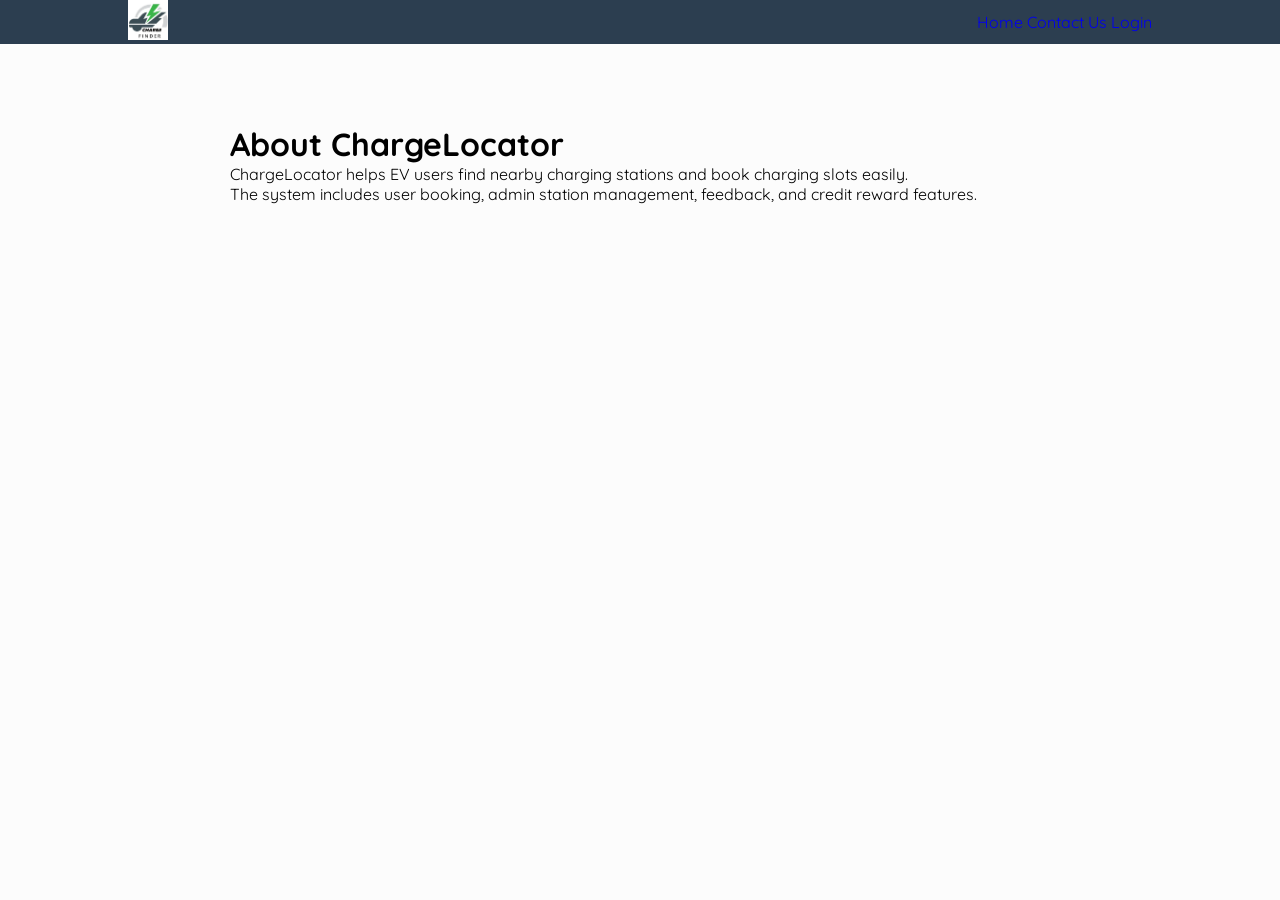
<file: templates/about.html>
<!DOCTYPE html>
<html lang="en">
<head>
    <meta charset="UTF-8">
    <meta name="viewport" content="width=device-width, initial-scale=1.0">
    <title>About - ChargeLocator</title>
    <link rel="stylesheet" href="/static/about.css">
</head>
<body>
    <header>
        <a href="/" class="logo"><img src="/static/pic/LOGO1.PNG" alt="ChargeLocator Logo"></a>
        <nav><a href="/">Home</a> <a href="/contact_us">Contact Us</a> <a href="/login">Login</a></nav>
    </header>
    <main style="padding: 40px; max-width: 900px; margin: auto;">
        <h1>About ChargeLocator</h1>
        <p>ChargeLocator helps EV users find nearby charging stations and book charging slots easily.</p>
        <p>The system includes user booking, admin station management, feedback, and credit reward features.</p>
    </main>
</body>
</html>
</file>
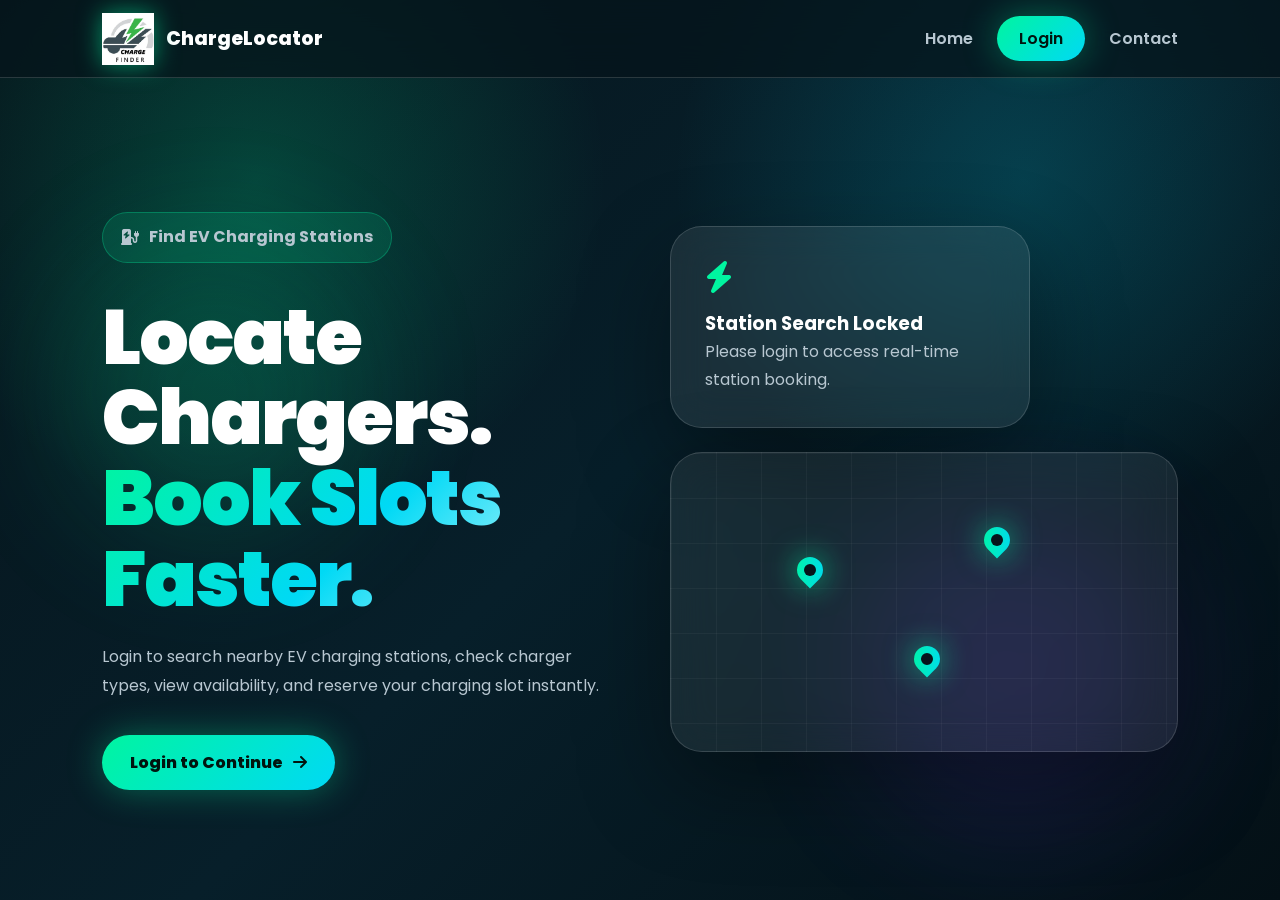
<file: templates/find_your_charger.html>
<!DOCTYPE html>
<html lang="en">
<head>
    <meta charset="UTF-8">
    <meta name="viewport" content="width=device-width, initial-scale=1.0">
    <title>ChargeLocator | Find Your Charger</title>

    <link rel="stylesheet" href="/static/find-your-charger.css">
    <link rel="stylesheet" href="https://cdnjs.cloudflare.com/ajax/libs/font-awesome/6.5.0/css/all.min.css">
</head>

<body>

<header class="navbar">
    <a href="/" class="brand">
        <img src="/static/pic/LOGO1.PNG" alt="ChargeLocator Logo">
        <span>ChargeLocator</span>
    </a>

    <nav>
        <a href="/">Home</a>
        <a href="/login" class="login-btn">Login</a>
        <a href="/contact_us">Contact</a>
    </nav>
</header>

<section class="charger-hero">
    <div class="glow glow-one"></div>
    <div class="glow glow-two"></div>

    <div class="hero-content">
        <p class="badge">
            <i class="fa-solid fa-charging-station"></i>
            Find EV Charging Stations
        </p>

        <h1>
            Locate Chargers.
            <span>Book Slots Faster.</span>
        </h1>

        <p>
            Login to search nearby EV charging stations, check charger types,
            view availability, and reserve your charging slot instantly.
        </p>

        <a href="/login" class="primary-btn">
            Login to Continue
            <i class="fa-solid fa-arrow-right"></i>
        </a>
    </div>

    <div class="charger-visual">
        <div class="station-card">
            <i class="fa-solid fa-bolt"></i>
            <h3>Station Search Locked</h3>
            <p>Please login to access real-time station booking.</p>
        </div>

        <div class="map-card">
            <div class="pin pin-one"></div>
            <div class="pin pin-two"></div>
            <div class="pin pin-three"></div>
        </div>
    </div>
</section>

</body>
</html>
</file>
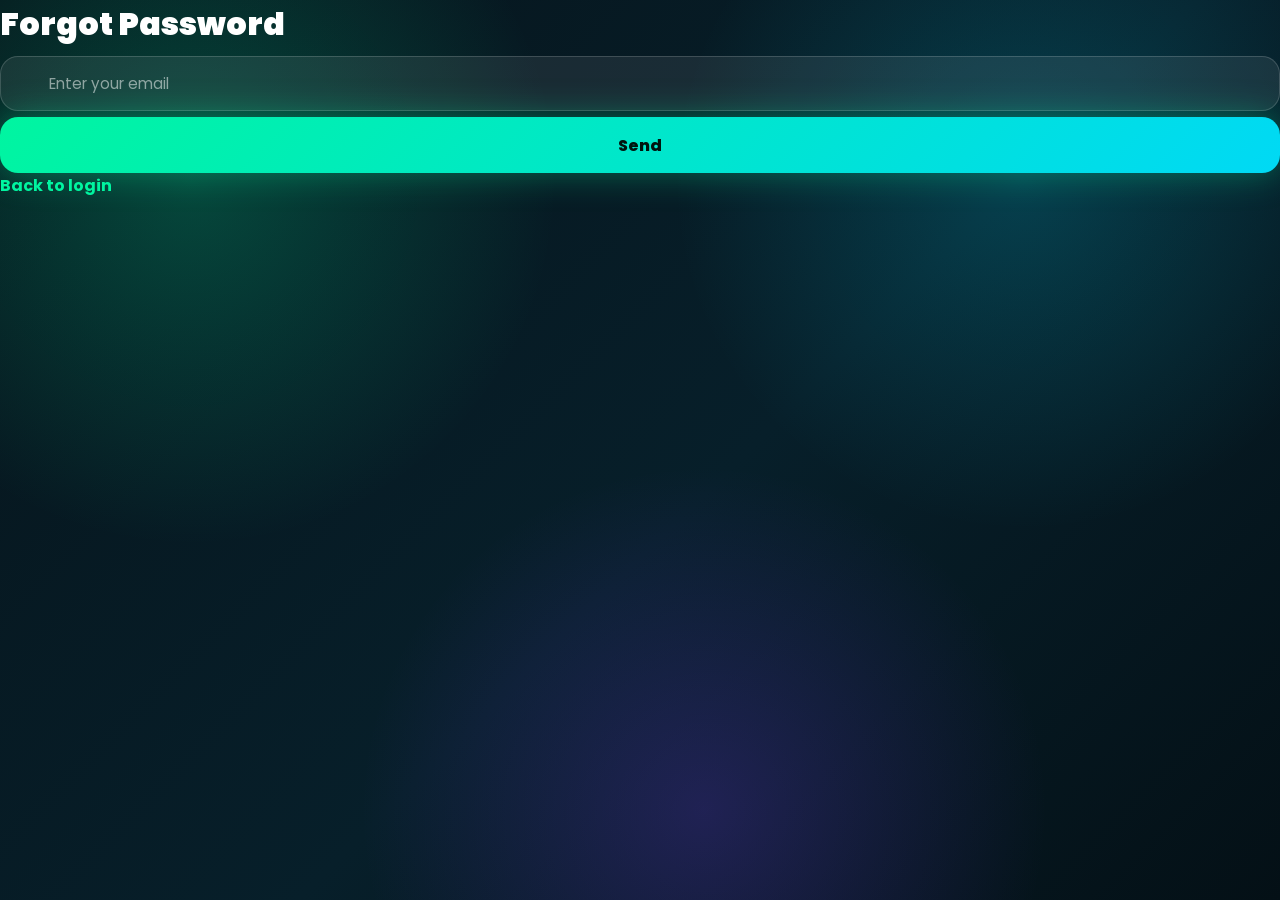
<file: templates/forgot_password.html>
<!DOCTYPE html>
<html lang="en">
<head>
    <meta charset="UTF-8">
    <meta name="viewport" content="width=device-width, initial-scale=1.0">
    <title>Forgot Password</title>
    <link rel="stylesheet" href="/static/login.css">
</head>
<body>
    <div class="container">
        <form method="post" class="form">
            <h1 class="form__title">Forgot Password</h1>
            <input type="email" name="email" class="form__input" placeholder="Enter your email" required>
            <button class="form__button" type="submit">Send</button>
            <p><a href="/login" class="form__link">Back to login</a></p>
        </form>
    </div>
</body>
</html>
</file>
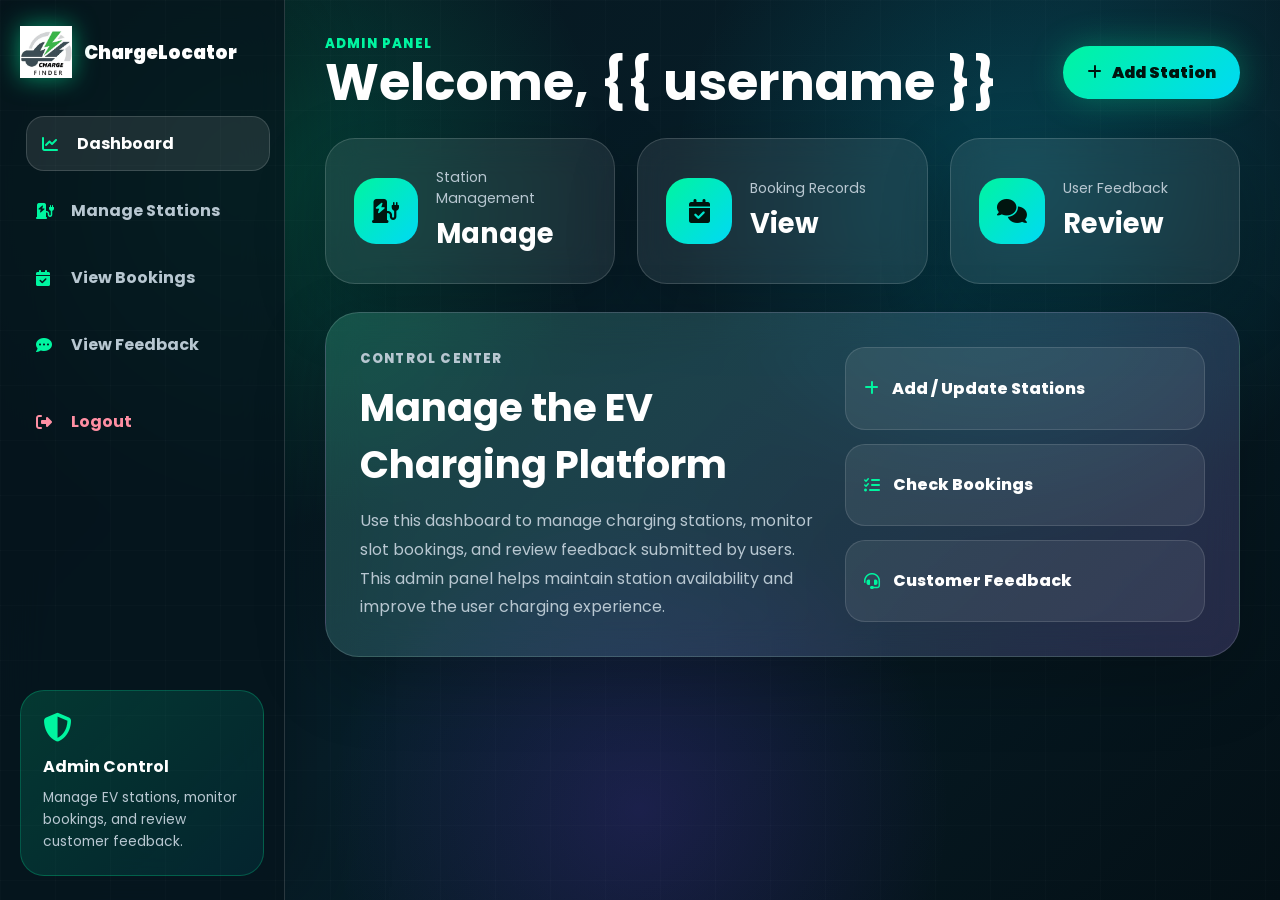
<file: templates/admin/admin-login-dashboard.html>
<!DOCTYPE html>
<html lang="en">
<head>
    <meta charset="UTF-8">
    <meta name="viewport" content="width=device-width, initial-scale=1.0">
    <title>ChargeLocator | Admin Dashboard</title>

    <link rel="stylesheet" href="/static/admin/admin-login-dashboard.css">
    <link rel="stylesheet" href="https://cdnjs.cloudflare.com/ajax/libs/font-awesome/6.5.0/css/all.min.css">
</head>

<body>

<div class="admin-dashboard">

    <aside class="sidebar">
        <a href="/admin-home" class="brand">
            <img src="/static/pic/LOGO1.PNG" alt="ChargeLocator Logo">
            <span>ChargeLocator</span>
        </a>

        <nav class="side-nav">
            <a href="/admin-home" class="active">
                <i class="fa-solid fa-chart-line"></i>
                Dashboard
            </a>

            <a href="/Manage_station">
                <i class="fa-solid fa-charging-station"></i>
                Manage Stations
            </a>

            <a href="/view_booking">
                <i class="fa-solid fa-calendar-check"></i>
                View Bookings
            </a>

            <a href="/view_feedback">
                <i class="fa-solid fa-comment-dots"></i>
                View Feedback
            </a>

            <a href="/logout" class="logout">
                <i class="fa-solid fa-right-from-bracket"></i>
                Logout
            </a>
        </nav>

        <div class="sidebar-card">
            <i class="fa-solid fa-shield-halved"></i>
            <h4>Admin Control</h4>
            <p>Manage EV stations, monitor bookings, and review customer feedback.</p>
        </div>
    </aside>

    <main class="main-content">

        <section class="topbar">
            <div>
                <p class="welcome-label">Admin Panel</p>
                <h1>Welcome, {{ username }}</h1>
            </div>

            <a href="/Manage_station" class="top-action">
                <i class="fa-solid fa-plus"></i>
                Add Station
            </a>
        </section>

        <section class="stats-grid">
            <a href="/Manage_station" class="stat-card">
                <div class="stat-icon">
                    <i class="fa-solid fa-charging-station"></i>
                </div>
                <div>
                    <p>Station Management</p>
                    <h2>Manage</h2>
                </div>
            </a>

            <a href="/view_booking" class="stat-card">
                <div class="stat-icon">
                    <i class="fa-solid fa-calendar-check"></i>
                </div>
                <div>
                    <p>Booking Records</p>
                    <h2>View</h2>
                </div>
            </a>

            <a href="/view_feedback" class="stat-card">
                <div class="stat-icon">
                    <i class="fa-solid fa-comments"></i>
                </div>
                <div>
                    <p>User Feedback</p>
                    <h2>Review</h2>
                </div>
            </a>
        </section>

        <section class="admin-panel">
            <div>
                <p class="section-label">Control Center</p>
                <h2>Manage the EV Charging Platform</h2>
                <p>
                    Use this dashboard to manage charging stations, monitor slot bookings,
                    and review feedback submitted by users. This admin panel helps maintain
                    station availability and improve the user charging experience.
                </p>
            </div>

            <div class="quick-actions">
                <a href="/Manage_station">
                    <i class="fa-solid fa-plus"></i>
                    Add / Update Stations
                </a>

                <a href="/view_booking">
                    <i class="fa-solid fa-list-check"></i>
                    Check Bookings
                </a>

                <a href="/view_feedback">
                    <i class="fa-solid fa-headset"></i>
                    Customer Feedback
                </a>
            </div>
        </section>

    </main>
</div>

</body>
</html>
</file>
<file: static/about.css>
/*header*/

@import url('https://fonts.googleapis.com/css2?family=Quicksand:wght@300;400;500;600;700&display=swap');

body{
    font-family: 'Quicksand', sans-serif;
}

a{
    text-decoration: none;
}

li{
    list-style-type: none;
}

header{
    display: flex;
    flex-direction: row;
    align-items: center;
    padding: 0px 10%;
    background-color: #2C3E50;
    justify-content: space-between;
}

.logo{
    color: #FFF;
    font-weight: 900;
}

.logo img {
    height: 40px;
  }

nav ul{
    display: flex;
    flex-direction: row;
}

nav ul li{
    margin-left: 5px;
    margin-right: 5px;
}
nav ul li a{
    color: #FFF;
    display: block;
    padding: 10px 20px;
    border-radius: 1px;
}

nav ul li a:hover{
    color: #DC7633;
}

.cta{
    background-color: #DC7633;
    color: #FFF;
}

.cta:hover{
    background-color: #D35400;
    color: #FFF;
}




/*  body   */








/*
 
.container {
    width: 300px;
    max-width: 400px;
    margin: 50px;
    padding: 2rem;
    box-shadow: 0 0 40px rgba(0, 0, 0, 0.2);
    border-radius: var(--border-radius);
    background: #ffffff;
}


.container1 {
    width: 300px;
    max-width: 400px;
    margin: 50px;
    padding: 2rem;
    box-shadow: 0 0 40px rgba(0, 0, 0, 0.2);
    border-radius: var(--border-radius);
    background: #ffffff;
}

*/


/* .float-container {
    border: 3px solid #fff;
    padding: 10px;
}

.float-child {
    width: 40%;
    float: left;
    padding: 20px;
    border: 2px solid red;
}  

.green{
    padding: 50px;
} */




/*footer*/




*{
    margin: 0;
    padding: 0;
    box-sizing: border-box;
}
body{
    background: #fcfcfc;
}
footer{
    position: fixed;
    bottom: 0;
    left: 0;
    right: 0;
    background: #415161;
    height: auto;
    width: 100%;
    font-family: "Open Sans";
    padding-top: 10px;
    color: #fff;
}
.footer-content{
    display: flex;
    align-items: center;
    justify-content: center;
    flex-direction: column;
    text-align: center;
}
.footer-content h3{
    font-size: 1.8rem;
    font-weight: 400;
    text-transform: capitalize;
    line-height: 3rem;
}
.footer-content p{
    max-width: 500px;
    margin: 10px auto;
    line-height: 28px;
    font-size: 14px;
}
.socials{
    list-style: none;
    display: flex;
    align-items: center;
    justify-content: center;
    margin: 1rem 0 3rem 0;
}
.socials li{
    margin: 0 10px;
}
.socials a{
    text-decoration: none;
    color: #fff;
}
.socials a i{
    font-size: 1.1rem;
    transition: color .4s ease;

}
.socials a:hover i{
    color: aqua;
}

.footer-bottom{
    background: #000;
    width: 100vw;
    padding: 20px 0;
    text-align: center;
}
.footer-bottom p{
    font-size: 14px;
    word-spacing: 2px;
    text-transform: capitalize;
}
.footer-bottom span{
    text-transform: uppercase;
    opacity: .4;
    font-weight: 200;
}










  main {
    max-width: 800px;
    margin: 0 auto;
    padding: 20px;
  }
  
  h1, h2 {
    margin-top: 40px;
  }
  
  ul {
    margin-top: 20px;
  }
</file>
<file: static/find-your-charger.css>
@import url('https://fonts.googleapis.com/css2?family=Poppins:wght@400;500;600;700;800;900&display=swap');

:root {
    --primary: #00f5a0;
    --secondary: #00d9f5;
    --text-main: #ffffff;
    --text-muted: #b8c7d1;
    --glass: rgba(255,255,255,0.08);
    --border: rgba(255,255,255,0.15);
}

* {
    margin: 0;
    padding: 0;
    box-sizing: border-box;
}

body {
    min-height: 100vh;
    font-family: 'Poppins', sans-serif;
    color: var(--text-main);
    background:
        radial-gradient(circle at 20% 20%, rgba(0,245,160,0.2), transparent 28%),
        radial-gradient(circle at 80% 20%, rgba(0,217,245,0.18), transparent 28%),
        linear-gradient(135deg, #06141b, #071f2a, #041016);
    overflow-x: hidden;
}

a {
    text-decoration: none;
    color: inherit;
}

.navbar {
    height: 78px;
    padding: 18px 8%;
    display: flex;
    align-items: center;
    justify-content: space-between;
    background: rgba(6,20,27,0.75);
    border-bottom: 1px solid var(--border);
    backdrop-filter: blur(18px);
}

.brand {
    display: flex;
    align-items: center;
    gap: 12px;
    font-weight: 800;
    font-size: 1.2rem;
}

.brand img {
    width: 52px;
    height: 52px;
    object-fit: contain;
    filter: drop-shadow(0 0 12px rgba(0,245,160,0.55));
}

nav {
    display: flex;
    align-items: center;
    gap: 24px;
}

nav a {
    color: var(--text-muted);
    font-weight: 600;
    transition: 0.3s;
}

nav a:hover {
    color: var(--primary);
}

.login-btn,
.primary-btn {
    color: #00150f !important;
    background: linear-gradient(135deg, var(--primary), var(--secondary));
    box-shadow: 0 0 35px rgba(0,245,160,0.35);
}

.login-btn {
    padding: 10px 22px;
    border-radius: 999px;
}

.charger-hero {
    min-height: calc(100vh - 78px);
    padding: 80px 8%;
    display: grid;
    grid-template-columns: 1fr 1fr;
    align-items: center;
    gap: 60px;
    position: relative;
}

.glow {
    position: absolute;
    border-radius: 50%;
    filter: blur(70px);
    opacity: 0.7;
    animation: floatGlow 7s ease-in-out infinite alternate;
}

.glow-one {
    width: 300px;
    height: 300px;
    background: rgba(0,245,160,0.22);
    left: 5%;
    top: 20%;
}

.glow-two {
    width: 320px;
    height: 320px;
    background: rgba(124,60,255,0.22);
    right: 8%;
    bottom: 8%;
}

@keyframes floatGlow {
    from { transform: translateY(0) scale(1); }
    to { transform: translateY(-35px) scale(1.12); }
}

.hero-content {
    position: relative;
    z-index: 2;
    animation: slideLeft 0.9s ease both;
}

.badge {
    display: inline-flex;
    gap: 10px;
    align-items: center;
    padding: 10px 18px;
    border-radius: 999px;
    color: var(--primary);
    background: rgba(0,245,160,0.12);
    border: 1px solid rgba(0,245,160,0.28);
    font-weight: 700;
    margin-bottom: 25px;
}

.hero-content h1 {
    font-size: clamp(2.8rem, 6vw, 5rem);
    line-height: 1.05;
    font-weight: 900;
    letter-spacing: -2px;
}

.hero-content h1 span {
    display: block;
    background: linear-gradient(135deg, var(--primary), var(--secondary), #fff);
    -webkit-background-clip: text;
    -webkit-text-fill-color: transparent;
}

.hero-content p {
    max-width: 620px;
    margin: 24px 0 34px;
    color: var(--text-muted);
    line-height: 1.8;
}

.primary-btn {
    display: inline-flex;
    align-items: center;
    gap: 10px;
    padding: 15px 28px;
    border-radius: 999px;
    font-weight: 800;
    transition: 0.3s;
}

.primary-btn:hover {
    transform: translateY(-5px);
}

.charger-visual {
    position: relative;
    z-index: 2;
    animation: slideRight 0.9s ease both;
}

.station-card,
.map-card {
    background: var(--glass);
    border: 1px solid var(--border);
    backdrop-filter: blur(20px);
    border-radius: 32px;
    box-shadow: 0 35px 90px rgba(0,0,0,0.35);
}

.station-card {
    padding: 34px;
    max-width: 360px;
    margin-bottom: 24px;
    animation: floatCard 3s ease-in-out infinite;
}

.station-card i {
    font-size: 2rem;
    color: var(--primary);
    margin-bottom: 16px;
}

.station-card p {
    color: var(--text-muted);
    line-height: 1.7;
}

.map-card {
    height: 300px;
    position: relative;
    overflow: hidden;
    background:
        linear-gradient(rgba(255,255,255,0.04) 1px, transparent 1px),
        linear-gradient(90deg, rgba(255,255,255,0.04) 1px, transparent 1px),
        rgba(255,255,255,0.07);
    background-size: 45px 45px;
}

.pin {
    position: absolute;
    width: 26px;
    height: 26px;
    border-radius: 50% 50% 50% 0;
    background: linear-gradient(135deg, var(--primary), var(--secondary));
    transform: rotate(-45deg);
    box-shadow: 0 0 30px rgba(0,245,160,0.7);
    animation: pulsePin 1.5s ease-in-out infinite;
}

.pin::after {
    content: "";
    position: absolute;
    inset: 7px;
    background: #06141b;
    border-radius: 50%;
}

.pin-one { left: 25%; top: 35%; }
.pin-two { left: 62%; top: 25%; animation-delay: 0.3s; }
.pin-three { left: 48%; top: 65%; animation-delay: 0.6s; }

@keyframes pulsePin {
    0%, 100% { transform: rotate(-45deg) scale(1); }
    50% { transform: rotate(-45deg) scale(1.18); }
}

@keyframes floatCard {
    0%, 100% { transform: translateY(0); }
    50% { transform: translateY(-14px); }
}

@keyframes slideLeft {
    from { opacity: 0; transform: translateX(-45px); }
    to { opacity: 1; transform: translateX(0); }
}

@keyframes slideRight {
    from { opacity: 0; transform: translateX(45px); }
    to { opacity: 1; transform: translateX(0); }
}

@media (max-width: 900px) {
    .charger-hero {
        grid-template-columns: 1fr;
    }

    nav a:not(.login-btn) {
        display: none;
    }
}
</file>
<file: static/login.css>
@import url('https://fonts.googleapis.com/css2?family=Poppins:wght@300;400;500;600;700;800;900&display=swap');

:root {
    --bg-main: #06141b;
    --primary: #00f5a0;
    --secondary: #00d9f5;
    --accent: #7c3cff;
    --text-main: #ffffff;
    --text-muted: #b8c7d1;
    --glass: rgba(255, 255, 255, 0.08);
    --glass-border: rgba(255, 255, 255, 0.16);
    --danger: #ff4d6d;
    --shadow-green: 0 0 35px rgba(0, 245, 160, 0.35);
}

* {
    margin: 0;
    padding: 0;
    box-sizing: border-box;
}

html {
    scroll-behavior: smooth;
}

body {
    min-height: 100vh;
    font-family: 'Poppins', sans-serif;
    color: var(--text-main);
    background:
        radial-gradient(circle at 15% 20%, rgba(0, 245, 160, 0.22), transparent 28%),
        radial-gradient(circle at 80% 20%, rgba(0, 217, 245, 0.18), transparent 28%),
        radial-gradient(circle at 55% 90%, rgba(124, 60, 255, 0.22), transparent 32%),
        linear-gradient(135deg, #06141b 0%, #071f2a 55%, #041016 100%);
    overflow-x: hidden;
}

a {
    text-decoration: none;
    color: inherit;
}

/* NAVBAR */

.auth-navbar {
    width: 100%;
    min-height: 78px;
    padding: 18px 8%;
    display: flex;
    justify-content: space-between;
    align-items: center;
    background: rgba(6, 20, 27, 0.72);
    backdrop-filter: blur(18px);
    border-bottom: 1px solid var(--glass-border);
    position: sticky;
    top: 0;
    z-index: 50;
}

.brand {
    display: flex;
    align-items: center;
    gap: 12px;
    font-weight: 800;
    font-size: 1.25rem;
    letter-spacing: 0.3px;
}

.brand img {
    width: 52px;
    height: 52px;
    object-fit: contain;
    filter: drop-shadow(0 0 12px rgba(0, 245, 160, 0.55));
}

.home-btn {
    padding: 11px 22px;
    border-radius: 999px;
    color: #00150f;
    font-weight: 700;
    background: linear-gradient(135deg, var(--primary), var(--secondary));
    box-shadow: var(--shadow-green);
    transition: 0.3s ease;
}

.home-btn:hover {
    transform: translateY(-4px);
    box-shadow: 0 0 48px rgba(0, 245, 160, 0.55);
}

/* MAIN AUTH PAGE */

.auth-page {
    min-height: calc(100vh - 78px);
    padding: 70px 8%;
    display: grid;
    grid-template-columns: 1.05fr 0.95fr;
    align-items: center;
    gap: 55px;
    position: relative;
    overflow: hidden;
}

.auth-page::before {
    content: "";
    position: absolute;
    inset: 0;
    background-image:
        linear-gradient(rgba(255,255,255,0.035) 1px, transparent 1px),
        linear-gradient(90deg, rgba(255,255,255,0.035) 1px, transparent 1px);
    background-size: 55px 55px;
    mask-image: linear-gradient(to bottom, transparent, black 18%, black 75%, transparent);
    animation: gridDrift 18s linear infinite;
}

@keyframes gridDrift {
    from {
        background-position: 0 0;
    }
    to {
        background-position: 120px 120px;
    }
}

.glow {
    position: absolute;
    border-radius: 50%;
    filter: blur(70px);
    opacity: 0.75;
    animation: floatGlow 8s ease-in-out infinite alternate;
}

.glow-one {
    width: 300px;
    height: 300px;
    background: rgba(0, 245, 160, 0.24);
    left: 4%;
    top: 15%;
}

.glow-two {
    width: 340px;
    height: 340px;
    background: rgba(124, 60, 255, 0.25);
    right: 8%;
    bottom: 5%;
}

@keyframes floatGlow {
    from {
        transform: translateY(0) scale(1);
    }
    to {
        transform: translateY(-35px) scale(1.12);
    }
}

/* LEFT CONTENT */

.auth-left {
    position: relative;
    z-index: 2;
    animation: slideLeft 0.9s ease both;
}

.badge {
    display: inline-flex;
    align-items: center;
    gap: 10px;
    color: var(--primary);
    background: rgba(0, 245, 160, 0.12);
    border: 1px solid rgba(0, 245, 160, 0.3);
    padding: 10px 18px;
    border-radius: 999px;
    font-weight: 700;
    margin-bottom: 25px;
}

.auth-left h1 {
    max-width: 680px;
    font-size: clamp(2.6rem, 5vw, 5rem);
    line-height: 1.04;
    font-weight: 900;
    letter-spacing: -2px;
}

.auth-left h1 span {
    display: block;
    background: linear-gradient(135deg, var(--primary), var(--secondary), #ffffff);
    -webkit-background-clip: text;
    -webkit-text-fill-color: transparent;
}

.auth-description {
    max-width: 600px;
    margin-top: 24px;
    color: var(--text-muted);
    font-size: 1.03rem;
    line-height: 1.8;
}

.mini-dashboard {
    margin-top: 36px;
    max-width: 520px;
    display: grid;
    gap: 18px;
}

.charging-status,
.battery-card {
    background: var(--glass);
    border: 1px solid var(--glass-border);
    border-radius: 26px;
    padding: 22px;
    backdrop-filter: blur(18px);
    box-shadow: 0 24px 70px rgba(0, 0, 0, 0.24);
}

.charging-status {
    display: flex;
    align-items: center;
    gap: 18px;
    animation: floatCard 3s ease-in-out infinite;
}

.status-icon {
    width: 62px;
    height: 62px;
    display: grid;
    place-items: center;
    border-radius: 20px;
    color: #00150f;
    font-size: 1.5rem;
    background: linear-gradient(135deg, var(--primary), var(--secondary));
    box-shadow: var(--shadow-green);
}

.charging-status h3 {
    font-size: 1.15rem;
    margin-bottom: 4px;
}

.charging-status p,
.battery-top span {
    color: var(--text-muted);
    font-size: 0.9rem;
}

.battery-card {
    animation: floatCard 3s ease-in-out infinite;
    animation-delay: 0.35s;
}

.battery-top {
    display: flex;
    justify-content: space-between;
    margin-bottom: 12px;
}

.battery-top strong {
    color: var(--primary);
}

.battery-bar {
    width: 100%;
    height: 15px;
    border-radius: 999px;
    border: 1px solid rgba(255,255,255,0.25);
    overflow: hidden;
}

.battery-bar div {
    height: 100%;
    background: linear-gradient(90deg, var(--primary), var(--secondary));
    animation: batteryCharge 2.4s ease-in-out infinite;
}

@keyframes batteryCharge {
    0%, 100% {
        width: 58%;
    }
    50% {
        width: 92%;
    }
}

@keyframes floatCard {
    0%, 100% {
        transform: translateY(0);
    }
    50% {
        transform: translateY(-12px);
    }
}

/* AUTH CARD */

.auth-card {
    position: relative;
    z-index: 2;
    width: min(100%, 470px);
    justify-self: end;
    padding: 36px;
    border-radius: 34px;
    background: rgba(255, 255, 255, 0.095);
    border: 1px solid var(--glass-border);
    backdrop-filter: blur(22px);
    box-shadow:
        0 35px 90px rgba(0, 0, 0, 0.36),
        inset 0 0 0 1px rgba(255,255,255,0.05);
    overflow: hidden;
    animation: slideRight 0.9s ease both;
}

.auth-card::before {
    content: "";
    position: absolute;
    inset: -2px;
    background: linear-gradient(135deg, rgba(0,245,160,0.45), transparent, rgba(0,217,245,0.35));
    z-index: -1;
    opacity: 0.55;
}

.auth-card::after {
    content: "";
    position: absolute;
    width: 160px;
    height: 160px;
    right: -50px;
    top: -50px;
    background: rgba(0, 245, 160, 0.18);
    filter: blur(30px);
    border-radius: 50%;
}

.form--hidden {
    display: none;
}

.form {
    position: relative;
    z-index: 2;
}

.form__title {
    font-size: 2rem;
    font-weight: 850;
    margin-bottom: 8px;
}

.form-subtitle {
    color: var(--text-muted);
    font-size: 0.95rem;
    margin-bottom: 26px;
    line-height: 1.6;
}

.form__message {
    margin-bottom: 15px;
    text-align: center;
    font-size: 0.9rem;
}

.form__message--error {
    color: var(--danger);
    font-weight: 600;
}

.form__input-group {
    position: relative;
    margin-bottom: 18px;
}

.form__input-group i {
    position: absolute;
    top: 50%;
    left: 17px;
    transform: translateY(-50%);
    color: var(--primary);
    z-index: 2;
}

.form__input {
    width: 100%;
    height: 55px;
    padding: 0 18px 0 48px;
    border-radius: 18px;
    border: 1px solid rgba(255,255,255,0.16);
    outline: none;
    color: var(--text-main);
    background: rgba(255,255,255,0.08);
    font-family: 'Poppins', sans-serif;
    font-size: 0.95rem;
    transition: 0.3s ease;
}

.form__input::placeholder {
    color: rgba(255,255,255,0.52);
}

.form__input:focus {
    border-color: rgba(0, 245, 160, 0.8);
    box-shadow: 0 0 0 4px rgba(0, 245, 160, 0.12);
    background: rgba(255,255,255,0.12);
}

.form__input-error-message {
    color: var(--danger);
    font-size: 0.78rem;
    margin-top: 7px;
    margin-left: 6px;
    font-weight: 600;
}

.form__button {
    width: 100%;
    height: 56px;
    border: none;
    outline: none;
    cursor: pointer;
    margin-top: 6px;
    border-radius: 18px;
    font-family: 'Poppins', sans-serif;
    font-size: 1rem;
    font-weight: 800;
    color: #00150f;
    background: linear-gradient(135deg, var(--primary), var(--secondary));
    box-shadow: var(--shadow-green);
    transition: 0.35s ease;
}

.form__button:hover {
    transform: translateY(-5px);
    box-shadow: 0 0 50px rgba(0, 245, 160, 0.55);
}

.form__button:active {
    transform: scale(0.98);
}

.form__text {
    text-align: center;
    margin-top: 22px;
}

.form__link {
    color: var(--primary);
    font-weight: 700;
    transition: 0.3s ease;
}

.form__link:hover {
    color: var(--secondary);
    text-decoration: underline;
}

/* FOOTER */

.auth-footer {
    padding: 24px 8%;
    text-align: center;
    color: var(--text-muted);
    border-top: 1px solid var(--glass-border);
    background: rgba(0, 0, 0, 0.22);
}

/* ENTRANCE ANIMATIONS */

@keyframes slideLeft {
    from {
        opacity: 0;
        transform: translateX(-45px);
    }
    to {
        opacity: 1;
        transform: translateX(0);
    }
}

@keyframes slideRight {
    from {
        opacity: 0;
        transform: translateX(45px);
    }
    to {
        opacity: 1;
        transform: translateX(0);
    }
}

/* RESPONSIVE */

@media (max-width: 980px) {
    .auth-page {
        grid-template-columns: 1fr;
        padding: 55px 6%;
    }

    .auth-card {
        justify-self: center;
    }

    .auth-left {
        text-align: center;
    }

    .auth-description,
    .mini-dashboard {
        margin-left: auto;
        margin-right: auto;
    }
}

@media (max-width: 560px) {
    .auth-navbar {
        padding: 14px 5%;
    }

    .brand span {
        font-size: 1rem;
    }

    .brand img {
        width: 42px;
        height: 42px;
    }

    .home-btn {
        padding: 10px 16px;
        font-size: 0.85rem;
    }

    .auth-page {
        padding: 42px 5%;
    }

    .auth-left h1 {
        letter-spacing: -1px;
    }

    .auth-card {
        padding: 26px 20px;
        border-radius: 26px;
    }

    .charging-status {
        flex-direction: column;
        text-align: center;
    }
}
</file>
<file: static/admin/admin-login-dashboard.css>
@import url('https://fonts.googleapis.com/css2?family=Poppins:wght@300;400;500;600;700;800;900&display=swap');

:root {
    --primary: #00f5a0;
    --secondary: #00d9f5;
    --accent: #7c3cff;
    --text-main: #ffffff;
    --text-muted: #b8c7d1;
    --glass: rgba(255,255,255,0.08);
    --border: rgba(255,255,255,0.15);
    --danger: #ff4d6d;
    --shadow: 0 0 35px rgba(0,245,160,0.32);
}

* {
    margin: 0;
    padding: 0;
    box-sizing: border-box;
}

body {
    min-height: 100vh;
    font-family: 'Poppins', sans-serif;
    color: var(--text-main);
    background:
        radial-gradient(circle at 20% 20%, rgba(0,245,160,0.2), transparent 28%),
        radial-gradient(circle at 80% 20%, rgba(0,217,245,0.18), transparent 28%),
        radial-gradient(circle at 50% 90%, rgba(124,60,255,0.18), transparent 30%),
        linear-gradient(135deg, #06141b, #071f2a, #041016);
    overflow-x: hidden;
}

a {
    text-decoration: none;
    color: inherit;
}

.admin-dashboard {
    min-height: 100vh;
    display: grid;
    grid-template-columns: 285px 1fr;
}

/* SIDEBAR */

.sidebar {
    position: sticky;
    top: 0;
    height: 100vh;
    padding: 26px 20px;
    background: rgba(6,20,27,0.78);
    backdrop-filter: blur(22px);
    border-right: 1px solid var(--border);
    box-shadow: 20px 0 80px rgba(0,0,0,0.25);
}

.brand {
    display: flex;
    align-items: center;
    gap: 12px;
    font-size: 1.15rem;
    font-weight: 850;
    margin-bottom: 38px;
}

.brand img {
    width: 52px;
    height: 52px;
    object-fit: contain;
    filter: drop-shadow(0 0 12px rgba(0,245,160,0.55));
}

.side-nav {
    display: grid;
    gap: 12px;
}

.side-nav a {
    display: flex;
    align-items: center;
    gap: 13px;
    padding: 15px 16px;
    border-radius: 18px;
    color: var(--text-muted);
    font-weight: 650;
    transition: 0.3s ease;
}

.side-nav a i {
    width: 22px;
    color: var(--primary);
}

.side-nav a:hover,
.side-nav a.active {
    color: var(--text-main);
    background: rgba(255,255,255,0.09);
    box-shadow: inset 0 0 0 1px var(--border);
    transform: translateX(6px);
}

.side-nav .logout {
    margin-top: 10px;
    color: #ff8fa3;
}

.side-nav .logout i {
    color: #ff8fa3;
}

.sidebar-card {
    position: absolute;
    left: 20px;
    right: 20px;
    bottom: 24px;
    padding: 22px;
    border-radius: 24px;
    background: linear-gradient(135deg, rgba(0,245,160,0.16), rgba(0,217,245,0.08));
    border: 1px solid rgba(0,245,160,0.24);
}

.sidebar-card i {
    font-size: 1.8rem;
    color: var(--primary);
    margin-bottom: 12px;
}

.sidebar-card h4 {
    margin-bottom: 8px;
}

.sidebar-card p {
    color: var(--text-muted);
    font-size: 0.86rem;
    line-height: 1.6;
}

/* MAIN */

.main-content {
    padding: 34px 4%;
    position: relative;
}

.main-content::before {
    content: "";
    position: fixed;
    inset: 0;
    background-image:
        linear-gradient(rgba(255,255,255,0.03) 1px, transparent 1px),
        linear-gradient(90deg, rgba(255,255,255,0.03) 1px, transparent 1px);
    background-size: 55px 55px;
    pointer-events: none;
    animation: gridMove 18s linear infinite;
    opacity: 0.6;
}

@keyframes gridMove {
    from { background-position: 0 0; }
    to { background-position: 120px 120px; }
}

.topbar,
.stats-grid,
.admin-panel {
    position: relative;
    z-index: 2;
}

.topbar {
    display: flex;
    justify-content: space-between;
    align-items: center;
    gap: 22px;
    margin-bottom: 28px;
    animation: fadeSlide 0.7s ease both;
}

.welcome-label,
.section-label {
    color: var(--primary);
    font-weight: 800;
    text-transform: uppercase;
    letter-spacing: 1.2px;
    font-size: 0.82rem;
}

.topbar h1 {
    font-size: clamp(2rem, 4vw, 3.3rem);
    line-height: 1.1;
}

.top-action {
    display: inline-flex;
    align-items: center;
    gap: 10px;
    padding: 14px 24px;
    border-radius: 999px;
    color: #00150f;
    font-weight: 850;
    background: linear-gradient(135deg, var(--primary), var(--secondary));
    box-shadow: var(--shadow);
    transition: 0.3s ease;
    white-space: nowrap;
}

.top-action:hover {
    transform: translateY(-5px);
    box-shadow: 0 0 48px rgba(0,245,160,0.55);
}

/* STATS */

.stats-grid {
    display: grid;
    grid-template-columns: repeat(3, 1fr);
    gap: 22px;
    margin-bottom: 28px;
}

.stat-card {
    display: flex;
    align-items: center;
    gap: 18px;
    padding: 28px;
    border-radius: 30px;
    background: var(--glass);
    border: 1px solid var(--border);
    backdrop-filter: blur(18px);
    box-shadow: 0 24px 70px rgba(0,0,0,0.22);
    animation: fadeUp 0.8s ease both;
    transition: 0.35s ease;
}

.stat-card:hover {
    transform: translateY(-10px);
    border-color: rgba(0,245,160,0.5);
    box-shadow: var(--shadow);
}

.stat-icon {
    width: 66px;
    height: 66px;
    display: grid;
    place-items: center;
    border-radius: 22px;
    color: #00150f;
    font-size: 1.5rem;
    background: linear-gradient(135deg, var(--primary), var(--secondary));
}

.stat-card p {
    color: var(--text-muted);
    font-size: 0.88rem;
    margin-bottom: 4px;
}

.stat-card h2 {
    font-size: 1.7rem;
}

/* PANEL */

.admin-panel {
    display: grid;
    grid-template-columns: 1fr 360px;
    gap: 30px;
    padding: 34px;
    border-radius: 34px;
    background:
        linear-gradient(135deg, rgba(0,245,160,0.12), rgba(124,60,255,0.12)),
        var(--glass);
    border: 1px solid var(--border);
    backdrop-filter: blur(18px);
    box-shadow: 0 24px 70px rgba(0,0,0,0.22);
    animation: fadeUp 0.95s ease both;
}

.admin-panel h2 {
    font-size: clamp(1.8rem, 3vw, 2.8rem);
    margin: 8px 0 14px;
}

.admin-panel p {
    color: var(--text-muted);
    line-height: 1.8;
}

.quick-actions {
    display: grid;
    gap: 14px;
}

.quick-actions a {
    display: flex;
    align-items: center;
    gap: 13px;
    padding: 18px;
    border-radius: 20px;
    color: var(--text-main);
    font-weight: 750;
    background: rgba(255,255,255,0.08);
    border: 1px solid rgba(255,255,255,0.12);
    transition: 0.3s ease;
}

.quick-actions a:hover {
    transform: translateX(7px);
    border-color: rgba(0,245,160,0.5);
}

.quick-actions i {
    color: var(--primary);
}

/* ANIMATIONS */

@keyframes fadeSlide {
    from { opacity: 0; transform: translateY(-18px); }
    to { opacity: 1; transform: translateY(0); }
}

@keyframes fadeUp {
    from { opacity: 0; transform: translateY(24px); }
    to { opacity: 1; transform: translateY(0); }
}

/* RESPONSIVE */

@media (max-width: 1100px) {
    .admin-dashboard {
        grid-template-columns: 1fr;
    }

    .sidebar {
        position: relative;
        height: auto;
        padding: 18px 5%;
    }

    .brand {
        margin-bottom: 18px;
    }

    .side-nav {
        grid-template-columns: repeat(5, 1fr);
    }

    .side-nav a {
        justify-content: center;
        text-align: center;
        font-size: 0.8rem;
    }

    .sidebar-card {
        display: none;
    }

    .main-content {
        padding: 28px 5%;
    }
}

@media (max-width: 800px) {
    .side-nav {
        grid-template-columns: 1fr 1fr;
    }

    .topbar {
        flex-direction: column;
        align-items: flex-start;
    }

    .top-action {
        width: 100%;
        justify-content: center;
    }

    .stats-grid,
    .admin-panel {
        grid-template-columns: 1fr;
    }
}
</file>
